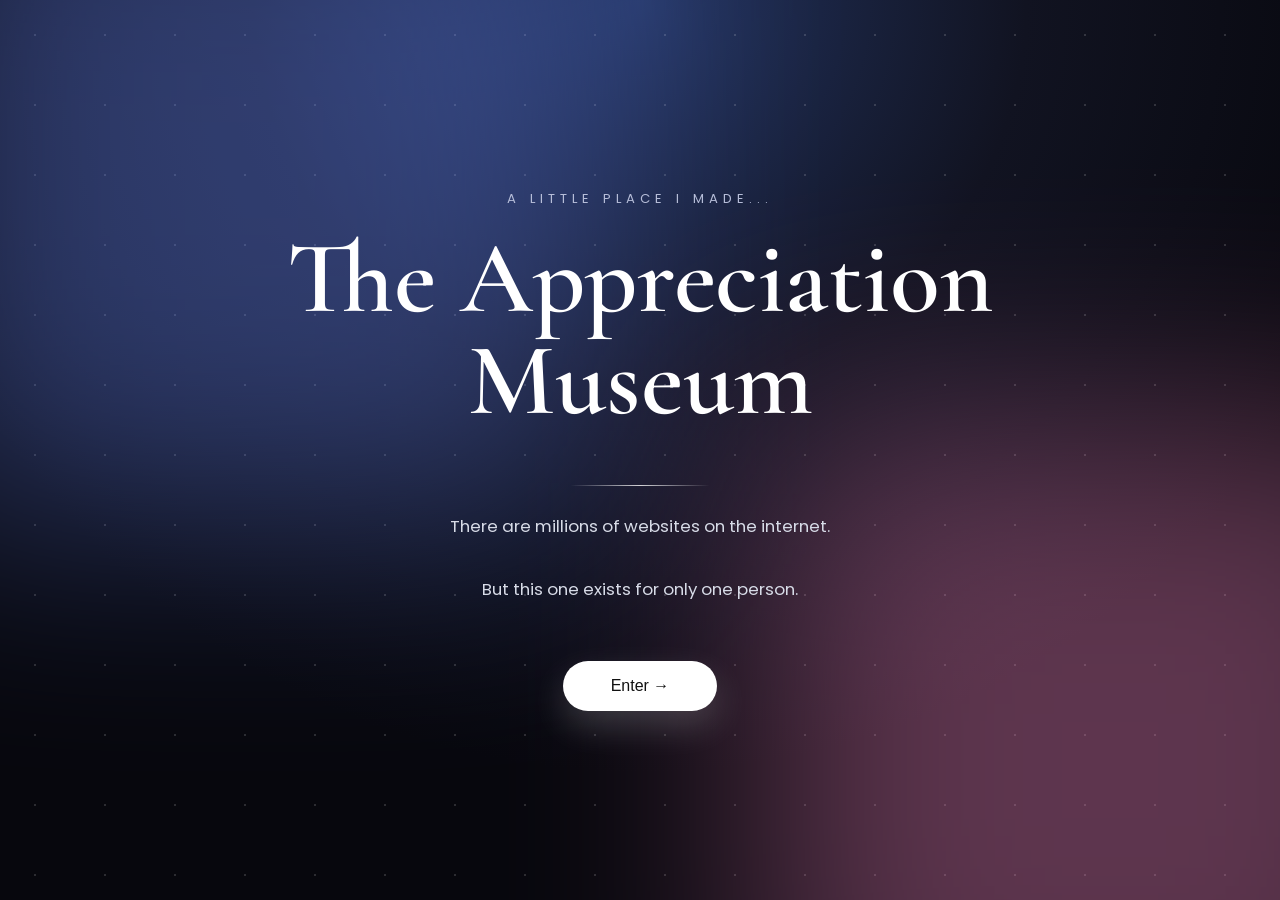
<file: index.html>
<!DOCTYPE html>
<html lang="en">
<head>
<meta charset="UTF-8">
<meta name="viewport" content="width=device-width, initial-scale=1.0">

<title>Our First WEbsite</title>

<link rel="preconnect" href="https://fonts.googleapis.com">
<link rel="preconnect" href="https://fonts.gstatic.com" crossorigin>

<link href="https://fonts.googleapis.com/css2?family=Cormorant+Garamond:wght@400;500;600&family=Poppins:wght@300;400;500&display=swap" rel="stylesheet">

<link rel="stylesheet" href="style.css">
</head>

<body>

<!-- Background -->
<div class="background">
    <div class="stars"></div>
    <div class="glow glow1"></div>
    <div class="glow glow2"></div>
</div>

<!-- Floating Hearts -->
<div id="particles"></div>

<!-- Main -->
<main class="hero">

    <p class="small-text">
        A little place I made...
    </p>

    <h1>
        The Appreciation<br>
        Museum
    </h1>

    <div class="divider"></div>

    <p class="description">
        There are millions of websites on the internet.
        <br><br>
        But this one exists for only one person.
    </p>

    <button id="enterButton">
        Enter →
    </button>

</main>

<!-- Intro Overlay -->
<section id="introOverlay">

    <div class="letter">

        <span class="museum-label">
            Exhibit 001
        </span>

        <h2>Hello, Love.</h2>

        <p id="typingText"></p>

        <button id="continueButton">
            Continue
        </button>

    </div>

</section>

<!-- Audio -->
<audio id="bgMusic" loop>
    <source src="" type="audio/mpeg">
</audio>

<script src="script.js"></script>

</body>
</html>
</file>
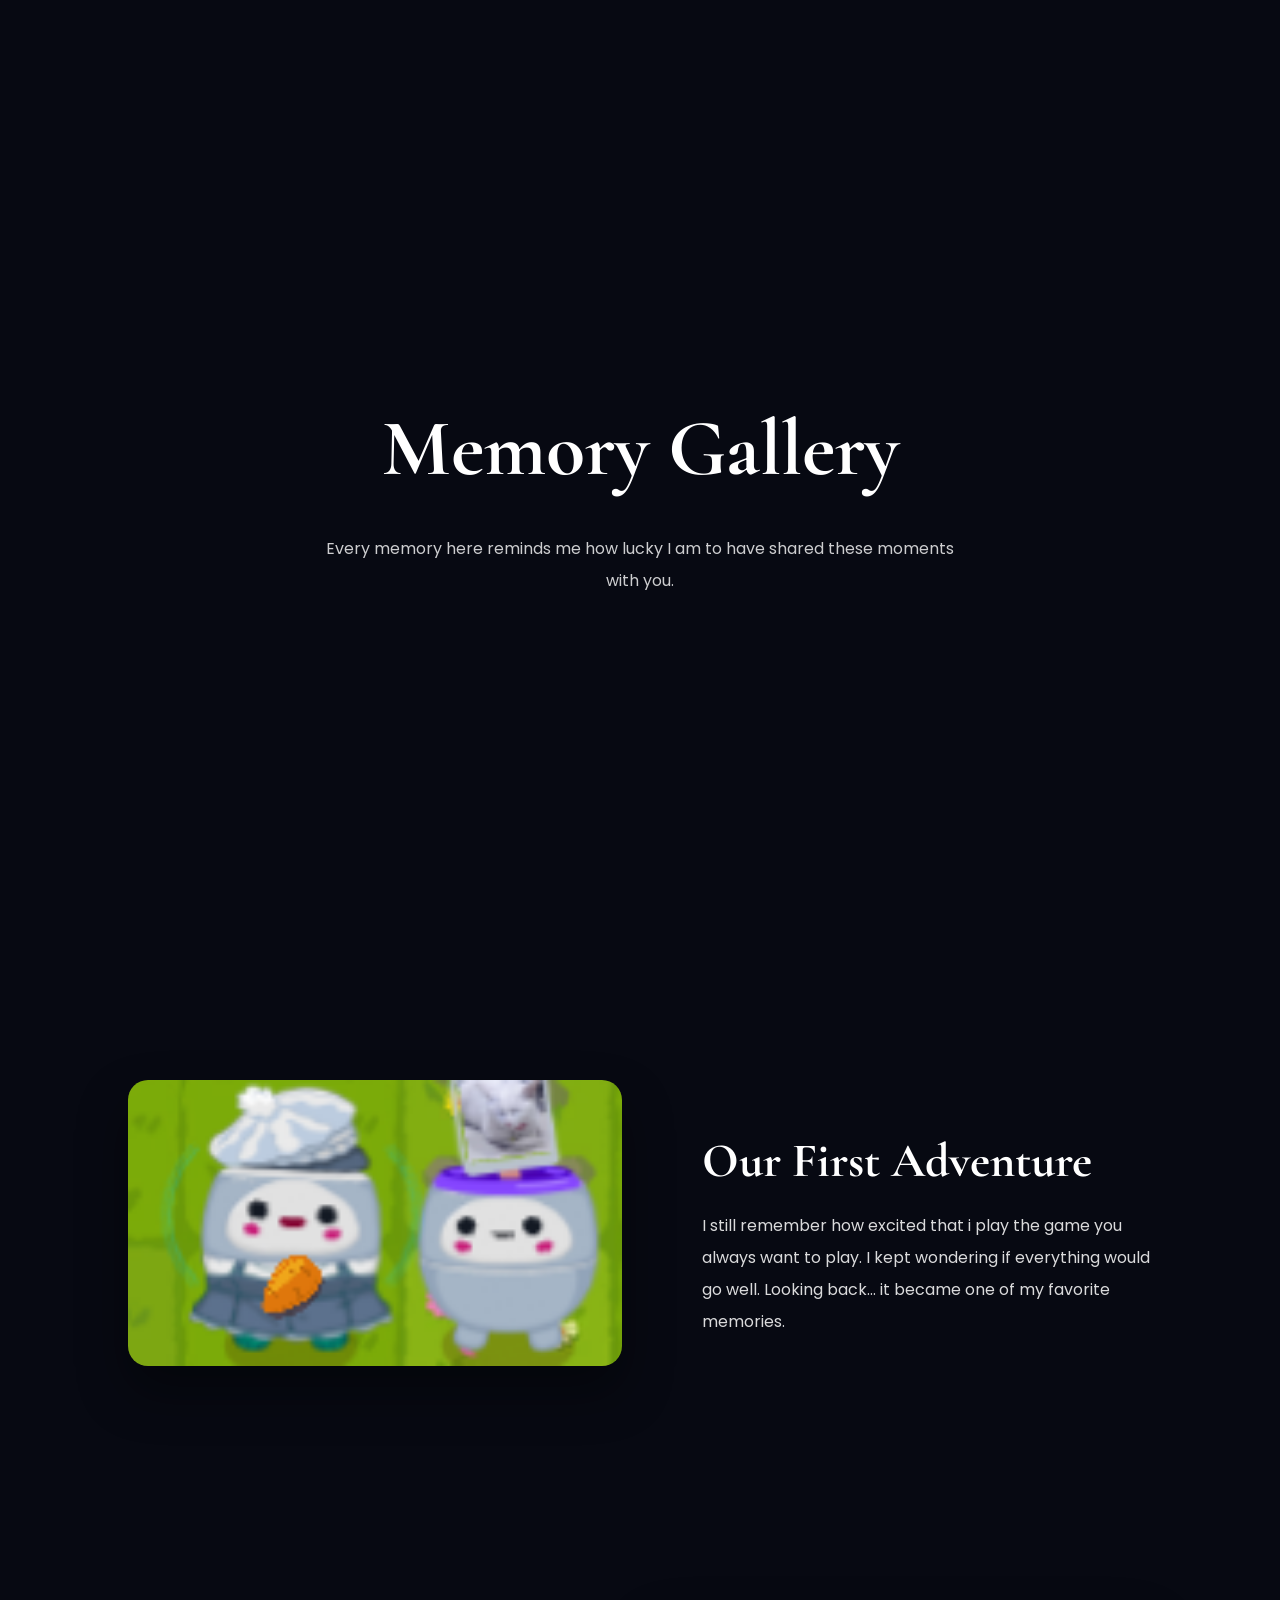
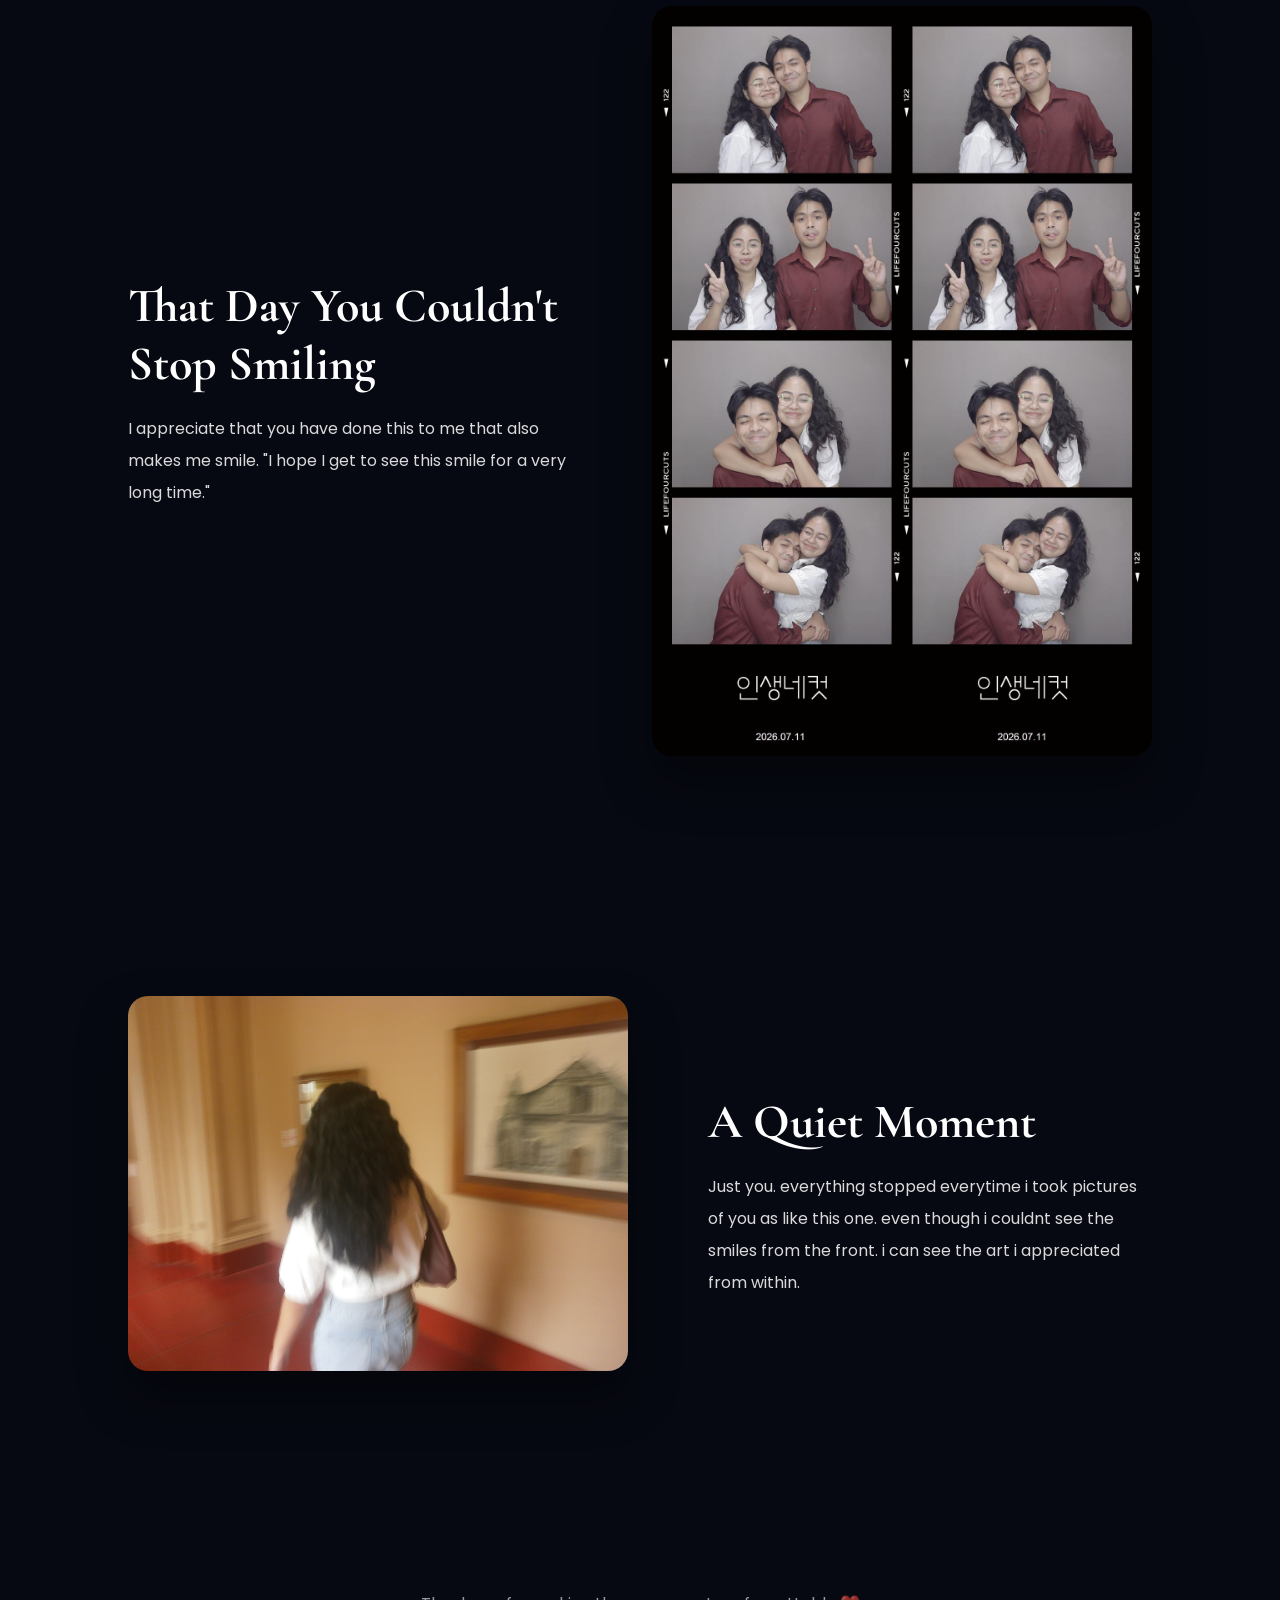
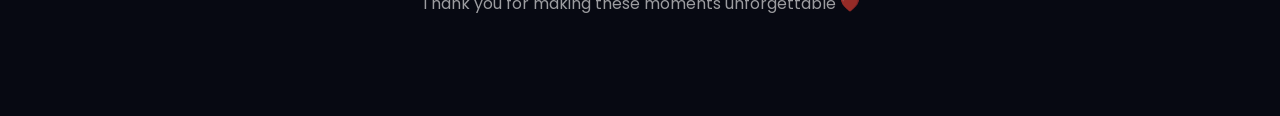
<file: gallery.html>
<!DOCTYPE html>
<html lang="en">

<head>

<meta charset="UTF-8">

<meta name="viewport" content="width=device-width, initial-scale=1.0">

<title>Memory Gallery</title>

<link rel="preconnect" href="https://fonts.googleapis.com">

<link rel="preconnect" href="https://fonts.gstatic.com" crossorigin>

<link href="https://fonts.googleapis.com/css2?family=Poppins:wght@300;400&family=Cormorant+Garamond:wght@500;600&display=swap" rel="stylesheet">

<link rel="stylesheet" href="gallery.css">

</head>

<body>

<div class="hero">

<h1>Memory Gallery</h1>

<p>
Every memory here reminds me how lucky I am to have shared these moments with you.
</p>

</div>

<section class="memory">

<img src="magic_garden.png">

<div class="text">

<h2>Our First Adventure</h2>

<p>

I still remember how excited that i play the game you always want to play.

I kept wondering if everything would go well.

Looking back...

it became one of my favorite memories.

</p>

</div>

</section>

<section class="memory reverse">

<img src="ourfirstpic.jpg">

<div class="text">

<h2>That Day You Couldn't Stop Smiling</h2>

<p>

I appreciate that you have done this to me that also makes me smile.

"I hope I get to see this smile for a very long time."

</p>

</div>

</section>

<section class="memory">

<img src="marielcore.JPG">

<div class="text">

<h2>A Quiet Moment</h2>

<p>

Just you. everything stopped everytime i took pictures of you as like this one. even though i couldnt see the smiles from the front. i can see the art i appreciated from within.

</p>

</div>

</section>

<footer>

Thank you for making these moments unforgettable ❤️

</footer>

</body>

</html>
</file>
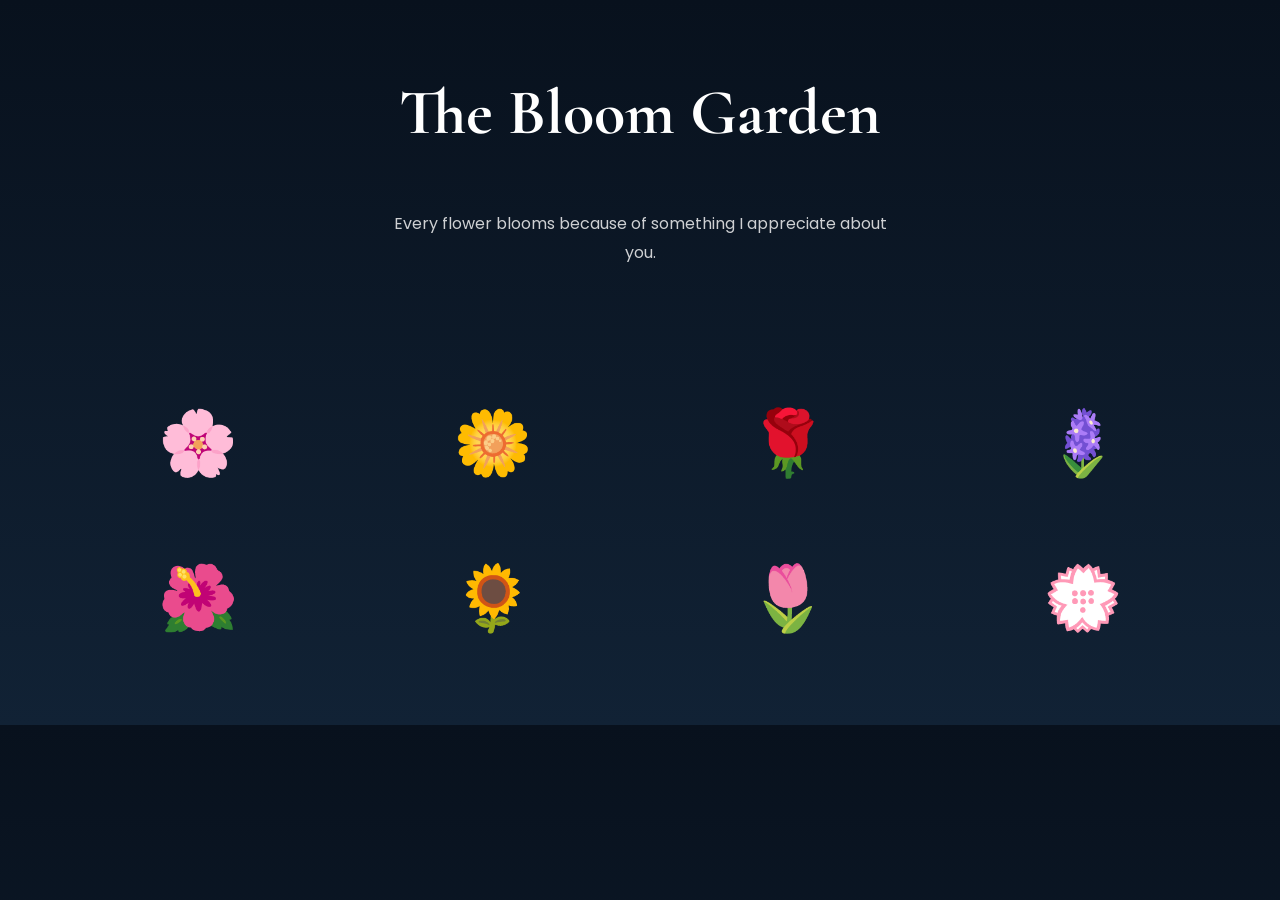
<file: garden.html>
<!DOCTYPE html>
<html lang="en">

<head>

<meta charset="UTF-8">
<meta name="viewport" content="width=device-width, initial-scale=1.0">

<title>Bloom Garden</title>

<link rel="preconnect" href="https://fonts.googleapis.com">
<link rel="preconnect" href="https://fonts.gstatic.com" crossorigin>

<link href="https://fonts.googleapis.com/css2?family=Cormorant+Garamond:wght@500;600&family=Poppins:wght@300;400&display=swap" rel="stylesheet">

<link rel="stylesheet" href="garden.css">

</head>

<body>

<header>

<h1>The Bloom Garden</h1>

<p>
Every flower blooms because of something
I appreciate about you.
</p>

</header>

<section class="garden">

<div class="flower" data-message="I appreciate how your smile can brighten even my hardest days.">
🌸
</div>

<div class="flower" data-message="Thank you for always being patient with me.">
🌼
</div>

<div class="flower" data-message="I admire how kind your heart is.">
🌹
</div>

<div class="flower" data-message="You make ordinary days feel special.">
🪻
</div>

<div class="flower" data-message="Thank you for simply being yourself.">
🌺
</div>

<div class="flower" data-message="Your laugh is one of my favorite sounds.">
🌻
</div>

<div class="flower" data-message="You inspire me to become a better person every day.">
🌷
</div>

<div class="flower" data-message="You make me feel at home.">
💮
</div>

</section>

<div id="popup">

<div class="card">

<h2>A Flower Bloomed 🌸</h2>

<p id="message"></p>

<button id="close">
Close
</button>

</div>

</div>

<script src="garden.js"></script>

</body>

</html>
</file>
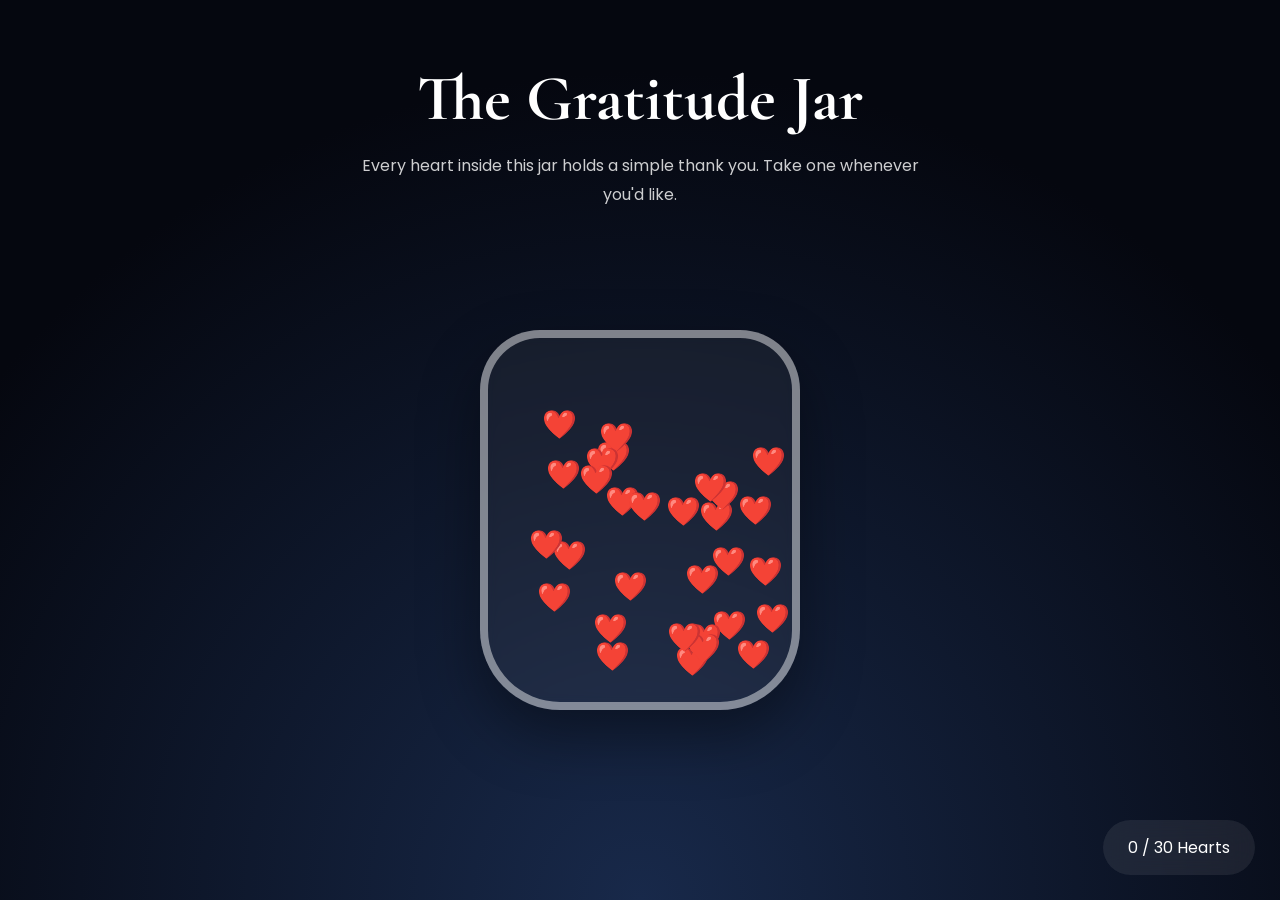
<file: jar.html>
<!DOCTYPE html>
<html lang="en">

<head>

<meta charset="UTF-8">
<meta name="viewport" content="width=device-width, initial-scale=1.0">

<title>Gratitude Jar</title>

<link rel="preconnect" href="https://fonts.googleapis.com">

<link rel="preconnect" href="https://fonts.gstatic.com" crossorigin>

<link href="https://fonts.googleapis.com/css2?family=Cormorant+Garamond:wght@500;600&family=Poppins:wght@300;400&display=swap" rel="stylesheet">

<link rel="stylesheet" href="jar.css">

</head>

<body>

<header>

<h1>The Gratitude Jar</h1>

<p>
Every heart inside this jar holds a simple thank you.
Take one whenever you'd like.
</p>

</header>

<div class="table">

<div id="jar">

<div id="hearts"></div>

</div>

</div>

<div id="popup">

<div class="note">

<h2>Thank You ❤️</h2>

<p id="noteText"></p>

<button id="closeNote">
Fold It Back
</button>

</div>

</div>

<div id="counter">
0 / 30 Hearts
</div>

<script src="jar.js"></script>

</body>

</html>
</file>
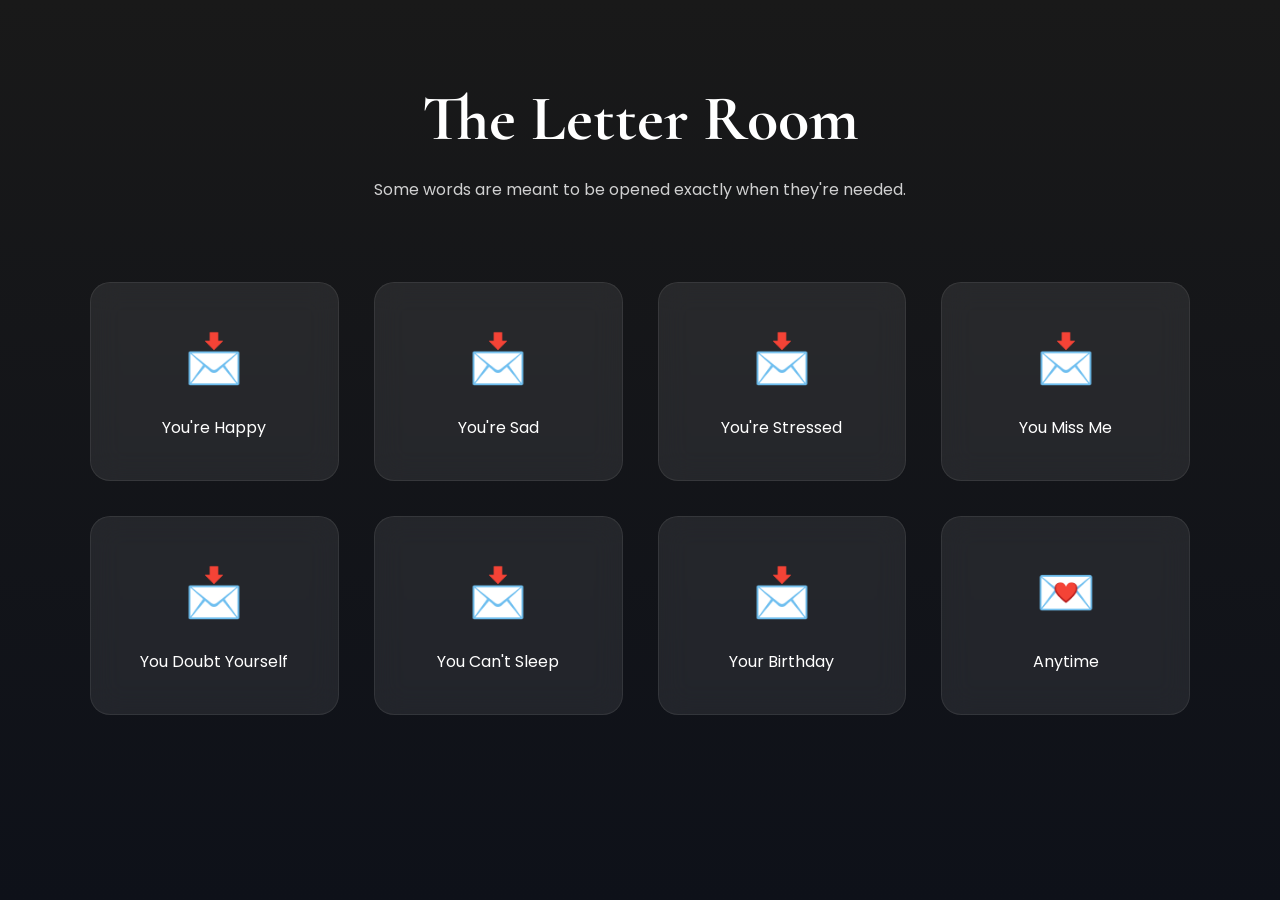
<file: letters.html>
<!DOCTYPE html>
<html lang="en">

<head>

<meta charset="UTF-8">
<meta name="viewport" content="width=device-width, initial-scale=1.0">

<title>Letter Room</title>

<link rel="preconnect" href="https://fonts.googleapis.com">

<link rel="preconnect" href="https://fonts.gstatic.com" crossorigin>

<link href="https://fonts.googleapis.com/css2?family=Cormorant+Garamond:wght@500;600&family=Poppins:wght@300;400;500&display=swap" rel="stylesheet">

<link rel="stylesheet" href="letters.css">

</head>

<body>

<header>

<h1>The Letter Room</h1>

<p>
Some words are meant to be opened
exactly when they're needed.
</p>

</header>

<section class="letters">

<div class="envelope" data-title="Open when you're happy">
📩
<span>You're Happy</span>
</div>

<div class="envelope" data-title="Open when you're sad">
📩
<span>You're Sad</span>
</div>

<div class="envelope" data-title="Open when you're stressed">
📩
<span>You're Stressed</span>
</div>

<div class="envelope" data-title="Open when you miss me">
📩
<span>You Miss Me</span>
</div>

<div class="envelope" data-title="Open when you doubt yourself">
📩
<span>You Doubt Yourself</span>
</div>

<div class="envelope" data-title="Open when you can't sleep">
📩
<span>You Can't Sleep</span>
</div>

<div class="envelope" data-title="Open on your birthday">
📩
<span>Your Birthday</span>
</div>

<div class="envelope" data-title="Open anytime">
💌
<span>Anytime</span>
</div>

</section>

<div id="overlay">

<div class="letter">

<h2 id="letterTitle"></h2>

<div id="letterBody">

</div>

<button id="closeLetter">
Close Letter
</button>

</div>

</div>

<script src="letters.js"></script>

</body>

</html>
</file>
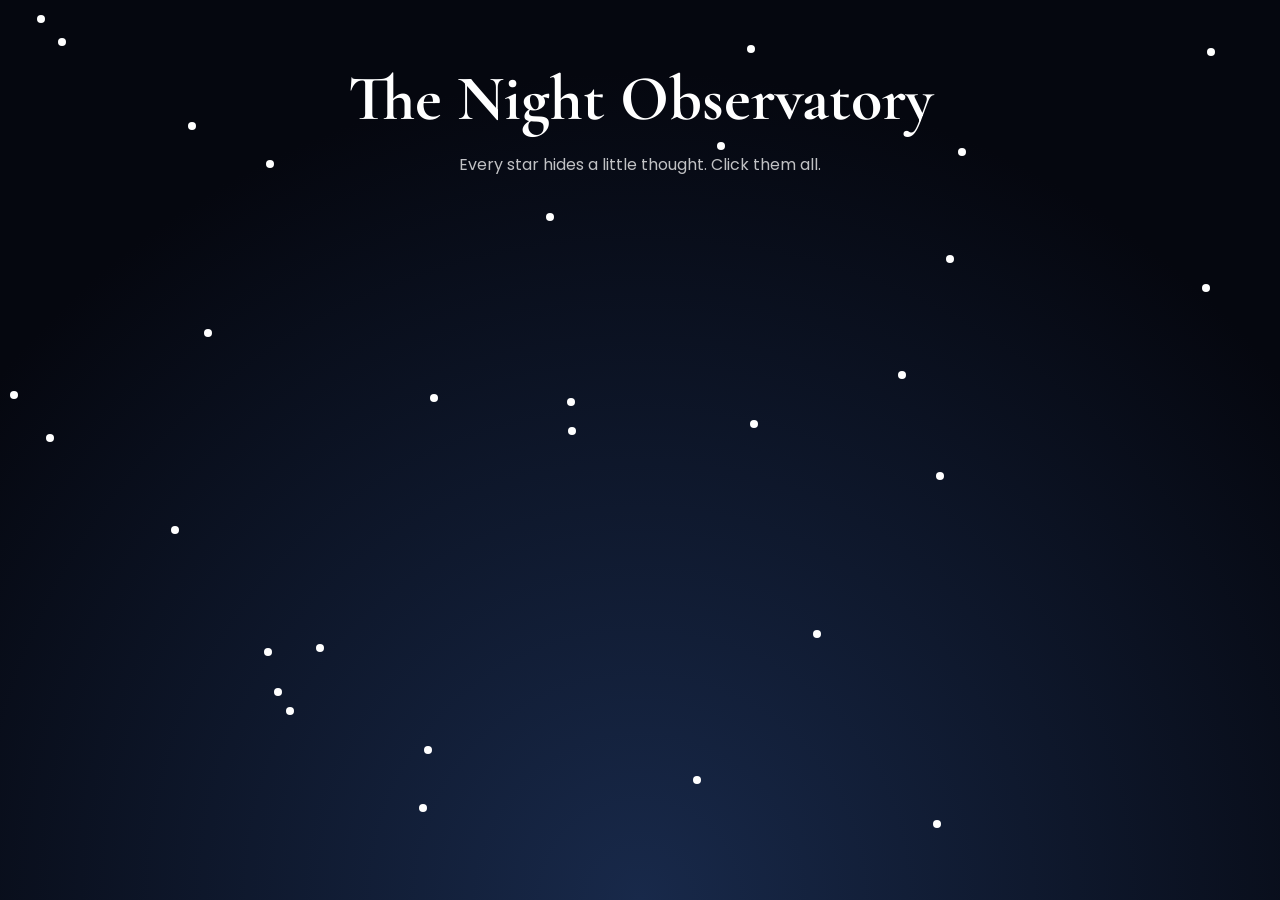
<file: night.html>
<!DOCTYPE html>
<html lang="en">

<head>

<meta charset="UTF-8">
<meta name="viewport" content="width=device-width, initial-scale=1.0">

<title>Night Observatory</title>

<link rel="preconnect" href="https://fonts.googleapis.com">

<link rel="preconnect" href="https://fonts.gstatic.com" crossorigin>

<link href="https://fonts.googleapis.com/css2?family=Cormorant+Garamond:wght@500;600&family=Poppins:wght@300;400&display=swap" rel="stylesheet">

<link rel="stylesheet" href="night.css">

</head>

<body>

<div id="sky"></div>

<header>

<h1>The Night Observatory</h1>

<p>
Every star hides a little thought.
Click them all.
</p>

</header>

<div id="popup">

<div class="card">

<h2>A Star</h2>

<p id="starMessage"></p>

<button id="closeStar">
Close
</button>

</div>

</div>

<script src="night.js"></script>

</body>

</html>
</file>
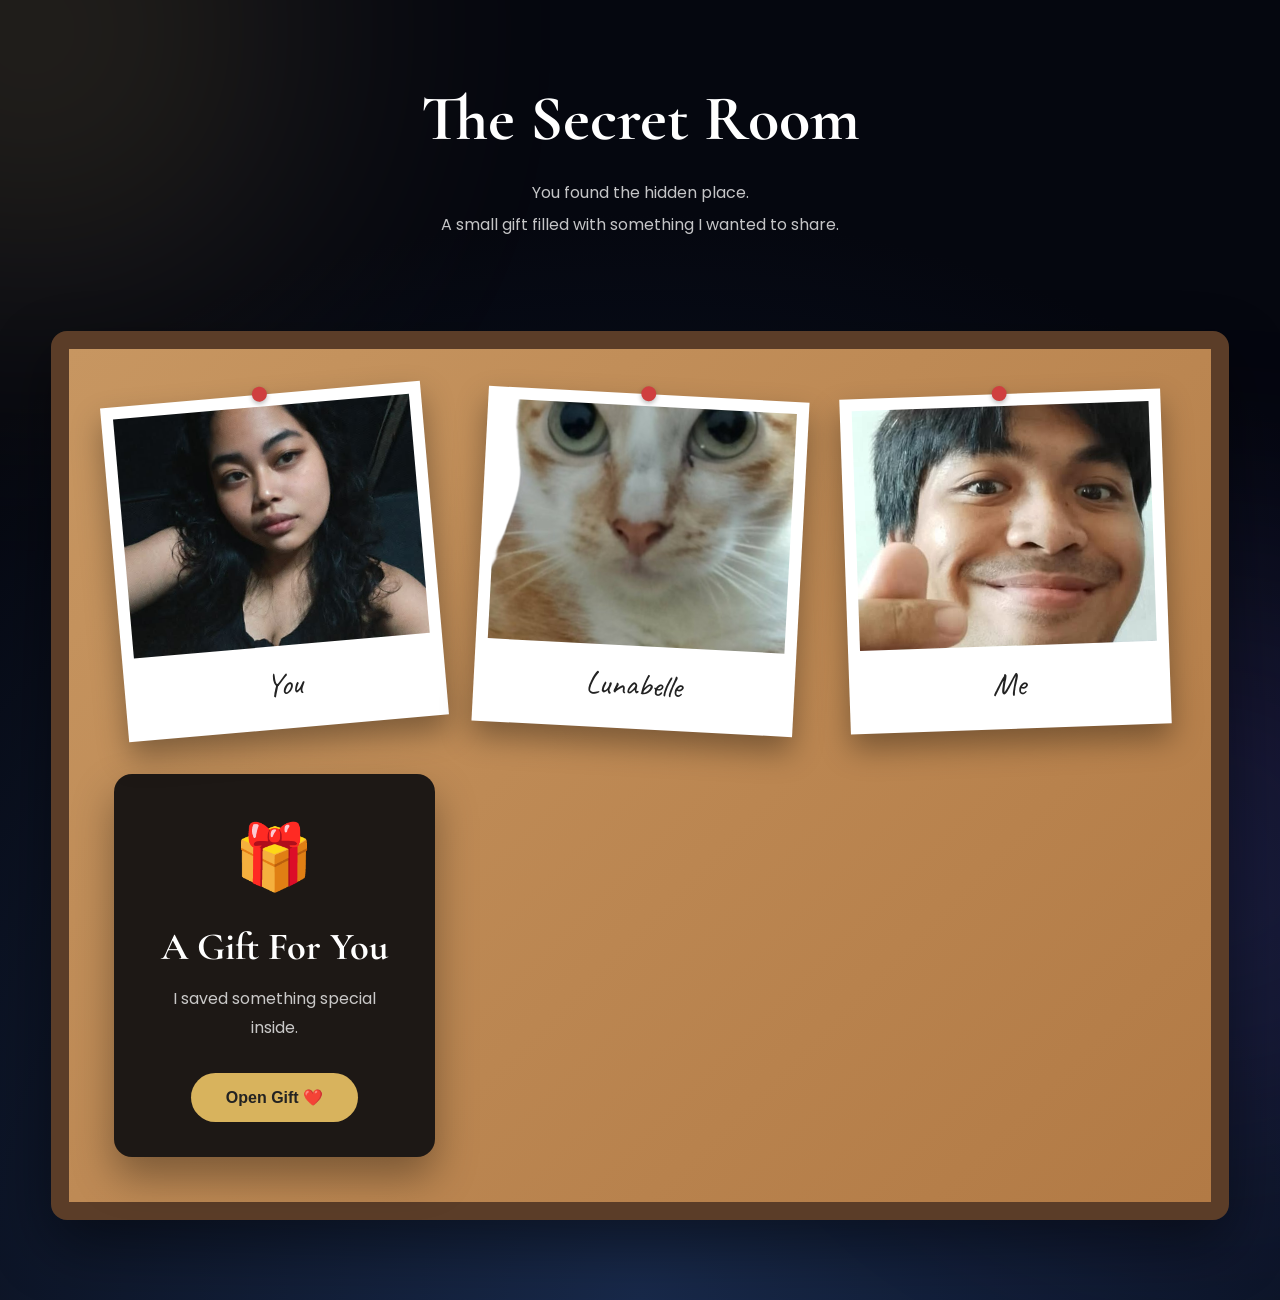
<file: secret.html>
<!DOCTYPE html>
<html lang="en">

<head>

<meta charset="UTF-8">

<meta name="viewport" content="width=device-width, initial-scale=1.0">

<title>The Secret Room</title>


<link rel="preconnect" href="https://fonts.googleapis.com">

<link rel="preconnect" href="https://fonts.gstatic.com" crossorigin>


<link href="https://fonts.googleapis.com/css2?family=Poppins:wght@300;400;500;600&family=Cormorant+Garamond:wght@600&family=Caveat:wght@600&display=swap" rel="stylesheet">


<link rel="stylesheet" href="secret.css">


</head>



<body>



<div class="ambient ambient-one"></div>

<div class="ambient ambient-two"></div>





<!-- =====================
     SECRET ROOM
===================== -->


<section id="secretRoom">


<header class="hero">


<h1>
The Secret Room
</h1>


<p>

You found the hidden place.

<br>

A small gift filled with something I wanted to share.

</p>


</header>





<div class="board">



<div class="polaroid">

<img src="mayee.jpg">

<p>You
</p>

</div>




<div class="polaroid">

<img src="lunabelle-removebg-preview.png">

<p>
Lunabelle
</p>

</div>





<div class="polaroid">

<img src="me.jpg">

<p>
Me
</p>

</div>





<div class="gift-card">


<div class="gift-icon">
🎁
</div>


<h2>
A Gift For You
</h2>


<p>
I saved something special inside.
</p>



<button id="openGift">

Open Gift ❤️

</button>



</div>



</div>



</section>









<!-- =====================
     GIFT SCREEN
===================== -->


<section id="giftScreen">


<div class="gift-wrapper">


<h2>
A Little Surprise...
</h2>


<p>
Click the gift to open it.
</p>




<div class="gift-box">


<div class="lid"></div>

<div class="box"></div>

<div class="ribbon"></div>

<div class="bow">
🎀
</div>

<div class="glow"></div>


</div>



</div>


</section>









<!-- =====================
     VIDEO + LETTER
===================== -->


<section id="theater">


<div class="theater-container">



<!-- VIDEO -->

<div class="video-panel">


<div class="frame">


<video 
id="giftVideo"
controls
loop
autoplay
muted>


<source 
src="ce64b706-41b9-46e2-92e9-bee9b5dfd67c.mp4"
type="video/mp4">


</video>



</div>


</div>







<!-- LETTER -->

<div class="letter-panel">


<div class="letter">


<h2>
Dearest Mariel,
</h2>



<p id="letterText"></p>



<h3>
❤️
</h3>



</div>



</div>




</div>


</section>






<div id="fade"></div>



<script src="secret.js"></script>


</body>


</html>
</file>
<file: style.css>
/* ========================================
   THE APPRECIATION MUSEUM
   style.css
======================================== */

*{
    margin:0;
    padding:0;
    box-sizing:border-box;
}

html{
    scroll-behavior:smooth;
}

body{

    overflow-x:hidden;

    overflow-y:auto;

    background:#07070d;

    color:white;

    font-family:'Poppins',sans-serif;

    min-height:100vh;

}

/* =========================
Background
========================= */

.background{
    position:fixed;
    inset:0;
    overflow:hidden;
    z-index:-5;
    background:
        radial-gradient(circle at top,#22335f 0%,#111321 35%,#07070d 70%);
}

/* Aurora */

.glow{
    position:absolute;
    width:700px;
    height:700px;
    filter:blur(120px);
    opacity:.35;
    animation:floatGlow 16s ease-in-out infinite alternate;
}

.glow1{
    top:-180px;
    left:-100px;
    background:#6b8cff;
}

.glow2{
    bottom:-220px;
    right:-180px;
    background:#ff8cc7;
    animation-duration:20s;
}

/* Stars */

.stars{
    position:absolute;
    inset:0;
    background-image:
        radial-gradient(white 1px, transparent 1px);
    background-size:70px 70px;
    opacity:.15;
    animation:starsMove 120s linear infinite;
}

/* =========================
Particles
========================= */

#particles{
    position:fixed;
    inset:0;
    pointer-events:none;
}

/* =========================
Hero
========================= */

.hero{

    width:100%;

    min-height:100vh;

    height:auto;


    display:flex;

    justify-content:center;

    align-items:center;

    flex-direction:column;


    text-align:center;


    padding:40px;


}

.small-text{

    letter-spacing:5px;
    text-transform:uppercase;
    color:#b6bdd8;
    margin-bottom:18px;
    font-size:.82rem;
}

h1{

    font-family:'Cormorant Garamond',serif;

    font-size:clamp(4rem,8vw,7rem);

    line-height:1;

    font-weight:600;

    margin-bottom:28px;
}

.divider{

    width:140px;
    height:1px;

    background:linear-gradient(
        to right,
        transparent,
        rgba(255,255,255,.8),
        transparent
    );

    margin:25px 0;
}

.description{

    color:#d7dbe7;

    max-width:640px;

    line-height:1.9;

    font-size:1.05rem;

    margin-bottom:55px;
}

/* =========================
Button
========================= */

button{

    padding:16px 48px;

    border:none;

    border-radius:999px;

    background:white;

    color:#111;

    cursor:pointer;

    font-size:1rem;

    transition:.35s;

    font-weight:500;

    box-shadow:
    0 15px 35px rgba(255,255,255,.18);

}

button:hover{

    transform:translateY(-4px);

    box-shadow:
    0 25px 45px rgba(255,255,255,.25);

}

/* =========================
Overlay
========================= */

#introOverlay{

    position:fixed;

    inset:0;


    background:
    rgba(4,4,8,.92);


    backdrop-filter:
    blur(20px);


    display:flex;


    justify-content:center;


    align-items:flex-start;


    opacity:0;


    visibility:hidden;


    transition:.8s;


    padding:40px 30px;


    overflow-y:auto;


}

#introOverlay.show{

    opacity:1;
    visibility:visible;

}

/* =========================
Letter
========================= */

.letter{


    width:min(720px,92vw);


    background:
    rgba(255,255,255,.08);


    backdrop-filter:
    blur(30px);


    border:
    1px solid rgba(255,255,255,.12);


    border-radius:28px;


    padding:60px;


    margin:auto;


    box-shadow:
    0 25px 60px rgba(0,0,0,.4);


}

.museum-label{

    color:#d5c7a8;

    text-transform:uppercase;

    letter-spacing:3px;

    font-size:.8rem;
}

.letter h2{

    margin-top:18px;

    font-size:2.7rem;

    font-family:'Cormorant Garamond',serif;

    margin-bottom:30px;

}

#typingText{

    color:#ececec;

    line-height:2;

    min-height:220px;

    font-size:1.05rem;

    white-space:pre-line;

}

#continueButton{

    margin-top:45px;
}

/* =========================
Responsive
========================= */

@media(max-width:768px){

.hero{

padding:24px;

}

h1{

font-size:3.6rem;

}

.description{

font-size:.95rem;

}

.letter{

padding:35px;

}

.letter h2{

font-size:2.1rem;

}

}

/* =========================
Animations
========================= */

@keyframes floatGlow{

0%{

transform:translate(0,0) scale(1);

}

100%{

transform:translate(120px,-80px) scale(1.25);

}

}

@keyframes starsMove{

from{

transform:translateY(0);

}

to{

transform:translateY(-120px);

}

}

.theater-container{

    transition:
    opacity .35s ease,
    transform .35s ease;

}


.typing::after{

    content:"|";

    animation:
    blink .8s infinite;

}


.final-message{

    font-style:italic;

    color:#8c6d35;

}


@keyframes blink{

    50%{

        opacity:0;

    }

}


.memory-counter{

    font-family:"Poppins",sans-serif;

    letter-spacing:2px;

}

/* =========================
   SCROLL FIX FOR LETTER
========================= */


#typingText{

    white-space:pre-line;

}



#introOverlay.show{

    overflow-y:auto;

}



@media(max-width:768px){


    #introOverlay{

        padding:20px;

        align-items:flex-start;

    }


    .letter{

        padding:35px;

    }


}
</file>
<file: gallery.css>
body{

margin:0;

background:#070912;

font-family:Poppins,sans-serif;

color:white;

overflow-x:hidden;

}

.hero{

height:100vh;

display:flex;

flex-direction:column;

justify-content:center;

align-items:center;

text-align:center;

padding:30px;

}

.hero h1{

font-family:"Cormorant Garamond",serif;

font-size:5rem;

margin-bottom:20px;

}

.hero p{

max-width:650px;

line-height:2;

opacity:.8;

}

.memory{

display:flex;

align-items:center;

justify-content:center;

gap:80px;

padding:120px 10%;

}

.memory.reverse{

flex-direction:row-reverse;

}

.memory img{

width:500px;

border-radius:20px;

box-shadow:0 25px 50px rgba(0,0,0,.4);

transition:.6s;

}

.memory img:hover{

transform:scale(1.04);

}

.text{

max-width:450px;

}

.text h2{

font-family:"Cormorant Garamond",serif;

font-size:3rem;

margin-bottom:20px;

}

.text p{

line-height:2;

opacity:.85;

}

footer{

padding:100px;

text-align:center;

opacity:.6;

}

@media(max-width:900px){

.memory{

flex-direction:column;

}

.memory.reverse{

flex-direction:column;

}

.memory img{

width:90%;

}

.hero h1{

font-size:3rem;

}

}
</file>
<file: garden.css>
body{

margin:0;
font-family:Poppins,sans-serif;
background:linear-gradient(#08111d,#112235);
color:white;
overflow-x:hidden;

}

header{

height:35vh;

display:flex;
flex-direction:column;
justify-content:center;
align-items:center;
text-align:center;

}

h1{

font-family:"Cormorant Garamond",serif;
font-size:4rem;

}

header p{

opacity:.8;
max-width:500px;
line-height:1.8;

}

.garden{

display:grid;

grid-template-columns:
repeat(4,1fr);

gap:60px;

padding:80px;

justify-items:center;

}

.flower{

font-size:4rem;

cursor:pointer;

transition:.4s;

animation:sway 4s ease-in-out infinite;

}

.flower:hover{

transform:scale(1.25);

filter:drop-shadow(0 0 20px pink);

}

#popup{

position:fixed;

inset:0;

display:none;

justify-content:center;
align-items:center;

background:rgba(0,0,0,.6);

backdrop-filter:blur(8px);

}

.card{

background:white;

color:#222;

padding:40px;

border-radius:20px;

width:450px;

text-align:center;

}

.card h2{

font-family:"Cormorant Garamond",serif;

font-size:2.2rem;

}

.card p{

margin:30px 0;

line-height:1.8;

}

button{

padding:12px 30px;

border:none;

border-radius:40px;

cursor:pointer;

}

@keyframes sway{

0%{

transform:rotate(-4deg);

}

50%{

transform:rotate(4deg);

}

100%{

transform:rotate(-4deg);

}

}
</file>
<file: jar.css>
*{
margin:0;
padding:0;
box-sizing:border-box;
}

body{

font-family:Poppins,sans-serif;

background:
radial-gradient(circle at bottom,#18294a,#05070f 75%);

color:white;

min-height:100vh;

overflow:hidden;

}

header{

text-align:center;

padding:60px 20px 40px;

}

header h1{

font-family:"Cormorant Garamond",serif;

font-size:4rem;

margin-bottom:15px;

}

header p{

opacity:.8;

max-width:600px;

margin:auto;

line-height:1.8;

}

.table{

height:60vh;

display:flex;

justify-content:center;

align-items:center;

}

#jar{

width:320px;
height:380px;

border:8px solid rgba(255,255,255,.45);

border-radius:60px 60px 80px 80px;

position:relative;

background:rgba(255,255,255,.05);

backdrop-filter:blur(8px);

overflow:hidden;

box-shadow:
0 25px 60px rgba(0,0,0,.4);

}

#hearts{

position:absolute;

inset:0;

}

.heart{

position:absolute;

font-size:28px;

cursor:pointer;

transition:.3s;

user-select:none;

}

.heart:hover{

transform:scale(1.3);

}

.heart.used{

opacity:.2;

pointer-events:none;

}

#popup{

position:fixed;

inset:0;

display:none;

justify-content:center;

align-items:center;

background:rgba(0,0,0,.65);

backdrop-filter:blur(10px);

}

.note{

background:#fffdf7;

color:#333;

padding:50px;

width:min(650px,90vw);

border-radius:25px;

text-align:center;

animation:pop .4s ease;

}

.note h2{

font-family:"Cormorant Garamond",serif;

font-size:2.4rem;

margin-bottom:20px;

}

.note p{

line-height:2;

margin-bottom:35px;

white-space:pre-line;

}

button{

padding:12px 30px;

border:none;

border-radius:40px;

cursor:pointer;

}

#counter{

position:fixed;

bottom:25px;

right:25px;

background:rgba(255,255,255,.08);

padding:15px 25px;

border-radius:40px;

backdrop-filter:blur(15px);

}

@keyframes pop{

from{

transform:scale(.85);

opacity:0;

}

to{

transform:scale(1);

opacity:1;

}

}
</file>
<file: letters.css>
*{
margin:0;
padding:0;
box-sizing:border-box;
}

body{

font-family:Poppins,sans-serif;

background:
linear-gradient(#191919,#0e1119);

color:white;

min-height:100vh;

}

header{

text-align:center;

padding:80px 20px;

}

header h1{

font-size:4rem;

font-family:"Cormorant Garamond",serif;

margin-bottom:20px;

}

header p{

opacity:.8;

}

.letters{

width:min(1100px,90%);

margin:auto;

display:grid;

grid-template-columns:
repeat(auto-fit,minmax(220px,1fr));

gap:35px;

padding-bottom:80px;

}

.envelope{

background:rgba(255,255,255,.08);

backdrop-filter:blur(15px);

border-radius:20px;

padding:40px;

text-align:center;

cursor:pointer;

transition:.35s;

border:1px solid rgba(255,255,255,.08);

}

.envelope:hover{

transform:translateY(-10px);

box-shadow:0 15px 40px rgba(0,0,0,.35);

}

.envelope{

font-size:3rem;

}

.envelope span{

display:block;

margin-top:20px;

font-size:1rem;

}

#overlay{

position:fixed;

inset:0;

background:rgba(0,0,0,.75);

display:none;

justify-content:center;

align-items:center;

backdrop-filter:blur(10px);

padding:20px;

}

.letter{

background:#fffdf7;

color:#333;

padding:60px;

border-radius:25px;

width:min(750px,95vw);

animation:letterOpen .5s ease;

}

.letter h2{

font-family:"Cormorant Garamond",serif;

font-size:2.5rem;

margin-bottom:30px;

}

#letterBody{

line-height:2;

white-space:pre-line;

margin-bottom:40px;

}

button{

padding:12px 30px;

border:none;

border-radius:40px;

cursor:pointer;

background:#222;

color:white;

}

@keyframes letterOpen{

from{

transform:translateY(50px) scale(.95);

opacity:0;

}

to{

transform:translateY(0) scale(1);

opacity:1;

}

}
</file>
<file: night.css>
*{
margin:0;
padding:0;
box-sizing:border-box;
}

body{

background:
radial-gradient(circle at bottom,#18294a,#05070f 75%);

height:100vh;

overflow:hidden;

font-family:Poppins,sans-serif;

color:white;

position:relative;

}

header{

position:absolute;

top:60px;

width:100%;

text-align:center;

z-index:5;

}

h1{

font-size:4rem;

font-family:"Cormorant Garamond",serif;

margin-bottom:15px;

}

header p{

opacity:.75;

}

#sky{

position:absolute;

inset:0;

}

.star{

position:absolute;

width:8px;

height:8px;

background:white;

border-radius:50%;

cursor:pointer;

animation:
twinkle 2s infinite;

transition:.3s;

}

.star:hover{

transform:scale(2);

box-shadow:
0 0 20px white;

}

.star.visited{

background:#ffd95a;

box-shadow:
0 0 20px gold;

}

#popup{

position:fixed;

inset:0;

display:none;

justify-content:center;

align-items:center;

background:rgba(0,0,0,.55);

backdrop-filter:blur(10px);

}

.card{

background:white;

color:#222;

padding:50px;

border-radius:25px;

width:420px;

text-align:center;

}

.card h2{

font-family:"Cormorant Garamond",serif;

font-size:2.3rem;

margin-bottom:25px;

}

.card p{

line-height:1.9;

margin-bottom:30px;

}

button{

padding:12px 30px;

border:none;

border-radius:40px;

cursor:pointer;

}

@keyframes twinkle{

0%{

opacity:.2;

}

50%{

opacity:1;

}

100%{

opacity:.2;

}

}
</file>
<file: secret.css>
/* =====================================================
   SECRET ROOM
   PART 2A
   (Museum Theme)
===================================================== */

/* ---------- RESET ---------- */

*{
    margin:0;
    padding:0;
    box-sizing:border-box;
}

:root{

    --bg:#14110f;
    --panel:#1d1815;
    --wood:#5b3d28;
    --cork1:#c79661;
    --cork2:#b27a45;
    --paper:#fffdf8;
    --gold:#d8b35d;
    --text:#f5f5f5;
    --shadow:rgba(0,0,0,.35);

}

html{

    scroll-behavior:smooth;

}

body{

    font-family:"Poppins",sans-serif;

    color:var(--text);

    background:
radial-gradient(circle at bottom,#18294a,#05070f 75%);

    min-height:100vh;

    overflow-x:hidden;

    position:relative;

}

/* ======================================
   AMBIENT LIGHTS
====================================== */

.ambient{

    position:fixed;

    width:500px;
    height:500px;

    border-radius:50%;

    filter:blur(140px);

    pointer-events:none;

    opacity:.16;

    z-index:-1;

}

.ambient-one{

    background:#ffd77d;

    top:-220px;
    left:-220px;

}

.ambient-two{

    background:#8b63ff;

    bottom:-200px;
    right:-180px;

}

/* ======================================
   HERO
====================================== */

.hero{

    text-align:center;

    padding:80px 20px 50px;

}

.hero h1{

    font-family:
    "Cormorant Garamond",
    serif;

    font-size:4rem;

    margin-bottom:20px;

    color:white;

}

.hero p{

    max-width:700px;

    margin:auto;

    line-height:2;

    opacity:.8;

}

/* ======================================
   CORK BOARD
====================================== */

.board{

    width:min(1200px,92%);

    margin:40px auto 80px;

    background:
    linear-gradient(
        135deg,
        var(--cork1),
        var(--cork2)
    );

    border:18px solid var(--wood);

    border-radius:16px;

    padding:45px;

    display:grid;

    grid-template-columns:
    repeat(auto-fit,minmax(240px,1fr));

    gap:45px;

    box-shadow:
    0 25px 60px rgba(0,0,0,.45);

}

/* ======================================
   POLAROIDS
====================================== */

.polaroid{

    background:white;

    color:#222;

    padding:12px 12px 24px;

    position:relative;

    box-shadow:
    0 15px 30px var(--shadow);

    transition:.35s;

}

.polaroid:nth-child(1){

    transform:rotate(-5deg);

}

.polaroid:nth-child(2){

    transform:rotate(3deg);

}

.polaroid:nth-child(3){

    transform:rotate(-2deg);

}

.polaroid:hover{

    transform:
    rotate(0deg)
    scale(1.05);

}

.polaroid::before{

    content:"";

    position:absolute;

    width:15px;
    height:15px;

    border-radius:50%;

    background:#cf3f3f;

    left:50%;

    top:-8px;

    transform:translateX(-50%);

    box-shadow:
    0 2px 5px rgba(0,0,0,.3);

}

.polaroid img{

    width:100%;

    height:240px;

    object-fit:cover;

    display:block;

}

.polaroid p{

    margin-top:18px;

    text-align:center;

    font-family:
    "Caveat",
    cursive;

    font-size:2rem;

}

/* ======================================
   GIFT CARD
====================================== */

.gift-card{

    background:var(--panel);

    border-radius:18px;

    display:flex;

    flex-direction:column;

    justify-content:center;

    align-items:center;

    text-align:center;

    padding:35px;

    box-shadow:
    0 20px 40px rgba(0,0,0,.35);

    transition:.35s;

}

.gift-card:hover{

    transform:
    translateY(-8px);

}

.gift-icon{

    font-size:4rem;

    margin-bottom:20px;

    animation:
    floatGift 2.5s ease-in-out infinite;

}

.gift-card h2{

    font-family:
    "Cormorant Garamond",
    serif;

    font-size:2.4rem;

    margin-bottom:15px;

    color:white;

}

.gift-card p{

    opacity:.8;

    line-height:1.8;

    margin-bottom:30px;

}

#openGift{

    padding:15px 35px;

    border:none;

    border-radius:40px;

    background:var(--gold);

    color:#222;

    font-size:1rem;

    font-weight:600;

    cursor:pointer;

    transition:.3s;

}

#openGift:hover{

    transform:scale(1.05);

    box-shadow:
    0 10px 30px rgba(216,179,93,.45);

}

/* ======================================
   ANIMATIONS
====================================== */

@keyframes floatGift{

    0%,100%{

        transform:
        translateY(0);

    }

    50%{

        transform:
        translateY(-10px);

    }

}

/* ======================================
   MOBILE
====================================== */

@media(max-width:900px){

.board{

    grid-template-columns:1fr;

    padding:25px;

}

.hero h1{

    font-size:3rem;

}

}

@media(max-width:600px){

.hero{

    padding:60px 20px 30px;

}

.hero h1{

    font-size:2.5rem;

}

.polaroid img{

    height:190px;

}

.gift-card{

    padding:25px;

}

}

/* =====================================================
   SECRET ROOM
   PART 2B
   Gift Opening Animation
===================================================== */

/* ======================================
   GIFT SCREEN
====================================== */

#giftScreen{

    position:fixed;
    inset:0;

    display:flex;
    justify-content:center;
    align-items:center;

     background:
radial-gradient(circle at bottom,#18294a,#05070f 75%);

    opacity:0;
    visibility:hidden;

    transition:
    opacity .8s ease,
    visibility .8s ease;

    z-index:100;

}

#giftScreen.active{

    opacity:1;
    visibility:visible;

}

/* ======================================
   GIFT WRAPPER
====================================== */

.gift-wrapper{

    text-align:center;

    color:white;

}

.gift-wrapper h2{

    font-family:
    "Cormorant Garamond",
    serif;

    font-size:3.2rem;

    margin-bottom:15px;

}

.gift-wrapper p{

    opacity:.8;

    margin-bottom:50px;

}

/* ======================================
   GIFT BOX
====================================== */

.gift-box{

    position:relative;

    width:240px;
    height:220px;

    margin:auto;

    cursor:pointer;

}

/* Bottom */

.box{

    position:absolute;

    bottom:0;

    width:240px;
    height:150px;

    border-radius:0 0 12px 12px;

    background:
    linear-gradient(
        135deg,
        #d24c4c,
        #b33a3a
    );

    box-shadow:
    0 25px 45px rgba(0,0,0,.35);

}

/* Lid */

.lid{

    position:absolute;

    top:0;

    width:240px;
    height:70px;

    border-radius:12px 12px 0 0;

    background:
    linear-gradient(
        135deg,
        #ea6666,
        #cb4949
    );

    transform-origin:bottom;

    transition:
    transform 1.2s ease;

    z-index:5;

}

/* Ribbon */

.ribbon{

    position:absolute;

    left:50%;

    top:0;

    width:22px;
    height:220px;

    transform:translateX(-50%);

    background:#f7e4a2;

    z-index:6;

}

/* Bow */

.bow{

    position:absolute;

    top:-40px;

    left:50%;

    transform:translateX(-50%);

    font-size:3.8rem;

    transition:
    opacity .5s ease,
    transform .5s ease;

    z-index:10;

}

/* Glow */

.glow{

    position:absolute;

    left:50%;
    bottom:70px;

    width:70px;
    height:70px;

    transform:translateX(-50%);

    border-radius:50%;

    background:#ffe18b;

    filter:blur(25px);

    opacity:0;

    transition:
    opacity 1s ease,
    transform 1s ease;

}

/* ======================================
   OPEN ANIMATION
====================================== */

.gift-box.open .lid{

    transform:
    rotateX(-120deg);

}

.gift-box.open .bow{

    opacity:0;

    transform:
    translateX(-50%)
    translateY(-20px)
    rotate(-15deg);

}

.gift-box.open .glow{

    opacity:1;

    transform:
    translateX(-50%)
    scale(5);

}

/* ======================================
   WHITE FADE
====================================== */

#fade{

    position:fixed;

    inset:0;

    background:white;

    opacity:0;

    pointer-events:none;

    transition:opacity .8s ease;

    z-index:200;

}

#fade.active{

    opacity:1;

}

/* ======================================
   GLOW ANIMATION
====================================== */

@keyframes pulseGlow{

    0%{

        transform:
        translateX(-50%)
        scale(1);

    }

    50%{

        transform:
        translateX(-50%)
        scale(1.25);

    }

    100%{

        transform:
        translateX(-50%)
        scale(1);

    }

}

.gift-box.open .glow{

    animation:
    pulseGlow 1.8s ease-in-out infinite;

}

/* ======================================
   MOBILE
====================================== */

@media(max-width:700px){

    .gift-wrapper h2{

        font-size:2.5rem;

    }

    .gift-box{

        transform:scale(.85);

    }

}

/* =====================================================
   SECRET ROOM
   PART 2C
   VIDEO + LETTER REVEAL
===================================================== */

/* ======================================
   REVEAL SCREEN
====================================== */

#theater{

    position:fixed;

    inset:0;

    display:flex;

    justify-content:center;

    align-items:center;

    background:
radial-gradient(circle at bottom,#18294a,#05070f 75%);
    opacity:0;

    visibility:hidden;

    transition:
    opacity .8s ease,
    visibility .8s ease;

    z-index:150;

}

#theater.active{

    opacity:1;

    visibility:visible;

}

/* ======================================
   CONTAINER
====================================== */

.theater-container{

    width:min(1400px,94vw);

    height:min(820px,90vh);

    background:#1a1715;

    border-radius:24px;

    overflow:hidden;

    display:grid;

    grid-template-columns:1fr 1fr;

    box-shadow:
    0 30px 80px rgba(0,0,0,.45);

}

/* ======================================
   VIDEO PANEL
====================================== */

.video-panel{

    display:flex;

    justify-content:center;

    align-items:center;

    padding:45px;

    background:
    linear-gradient(
        135deg,
        #151210,
        #1d1815
    );

}

.frame{

    width:100%;

    max-width:640px;

    background:#3b281a;

    border:12px solid #6b492e;

    border-radius:18px;

    padding:10px;

    box-shadow:
    0 20px 45px rgba(0,0,0,.4);

}

.frame video{

    width:100%;

    display:block;

    border-radius:10px;

    background:black;

}

/* ======================================
   LETTER PANEL
====================================== */

.letter-panel{

    background:#faf6ef;

    display:flex;

    justify-content:center;

    align-items:center;

    padding:50px;

    overflow-y:auto;

}

.letter{

    width:100%;

    max-width:600px;

    background:white;

    border-radius:14px;

    padding:45px;

    color:#333;

    box-shadow:
    0 18px 45px rgba(0,0,0,.15);

    position:relative;

}

/* Paper lines */

.letter::before{

    content:"";

    position:absolute;

    inset:0;

    background:
    repeating-linear-gradient(

        transparent,

        transparent 34px,

        rgba(0,0,0,.035) 35px

    );

    pointer-events:none;

}

.letter>*{

    position:relative;

    z-index:2;

}

.letter h2{

    font-family:
    "Caveat",
    cursive;

    font-size:3rem;

    color:#5b4330;

    margin-bottom:25px;

}

.letter p{

    font-family:
    "Caveat",
    cursive;

    font-size:2rem;

    line-height:2;

    white-space:pre-line;

}

.letter h3{

    margin-top:40px;

    text-align:right;

    font-size:2.8rem;

}

/* ======================================
   SCROLLBAR
====================================== */

.letter-panel::-webkit-scrollbar{

    width:8px;

}

.letter-panel::-webkit-scrollbar-thumb{

    background:#d8b35d;

    border-radius:20px;

}

/* ======================================
   RESPONSIVE
====================================== */

@media(max-width:1000px){

    .theater-container{

        grid-template-columns:1fr;

        height:auto;

        max-height:95vh;

    }

    .video-panel{

        padding:25px;

    }

    .letter-panel{

        padding:25px;

    }

}

@media(max-width:700px){

    .hero h1{

        font-size:2.6rem;

    }

    .gift-wrapper h2{

        font-size:2.3rem;

    }

    .letter{

        padding:30px;

    }

    .letter h2{

        font-size:2.4rem;

    }

    .letter p{

        font-size:1.6rem;

    }

}

#letterText{

    white-space:pre-line;

}

.typing::after{

    content:"|";

    animation:blink .8s infinite;

}

@keyframes blink{

    50%{

        opacity:0;

    }

}

/* ==========================================
   VERTICAL VIDEO FIX
========================================== */


.frame{

    height:80vh;

    display:flex;

    justify-content:center;

    align-items:center;

}



.frame video{

    height:100%;

    max-height:75vh;

    max-width:100%;

    width:auto;

    object-fit:contain;

    background:black;

}



/* Keep video panel clean */

.video-panel{

    overflow:hidden;

}
</file>
